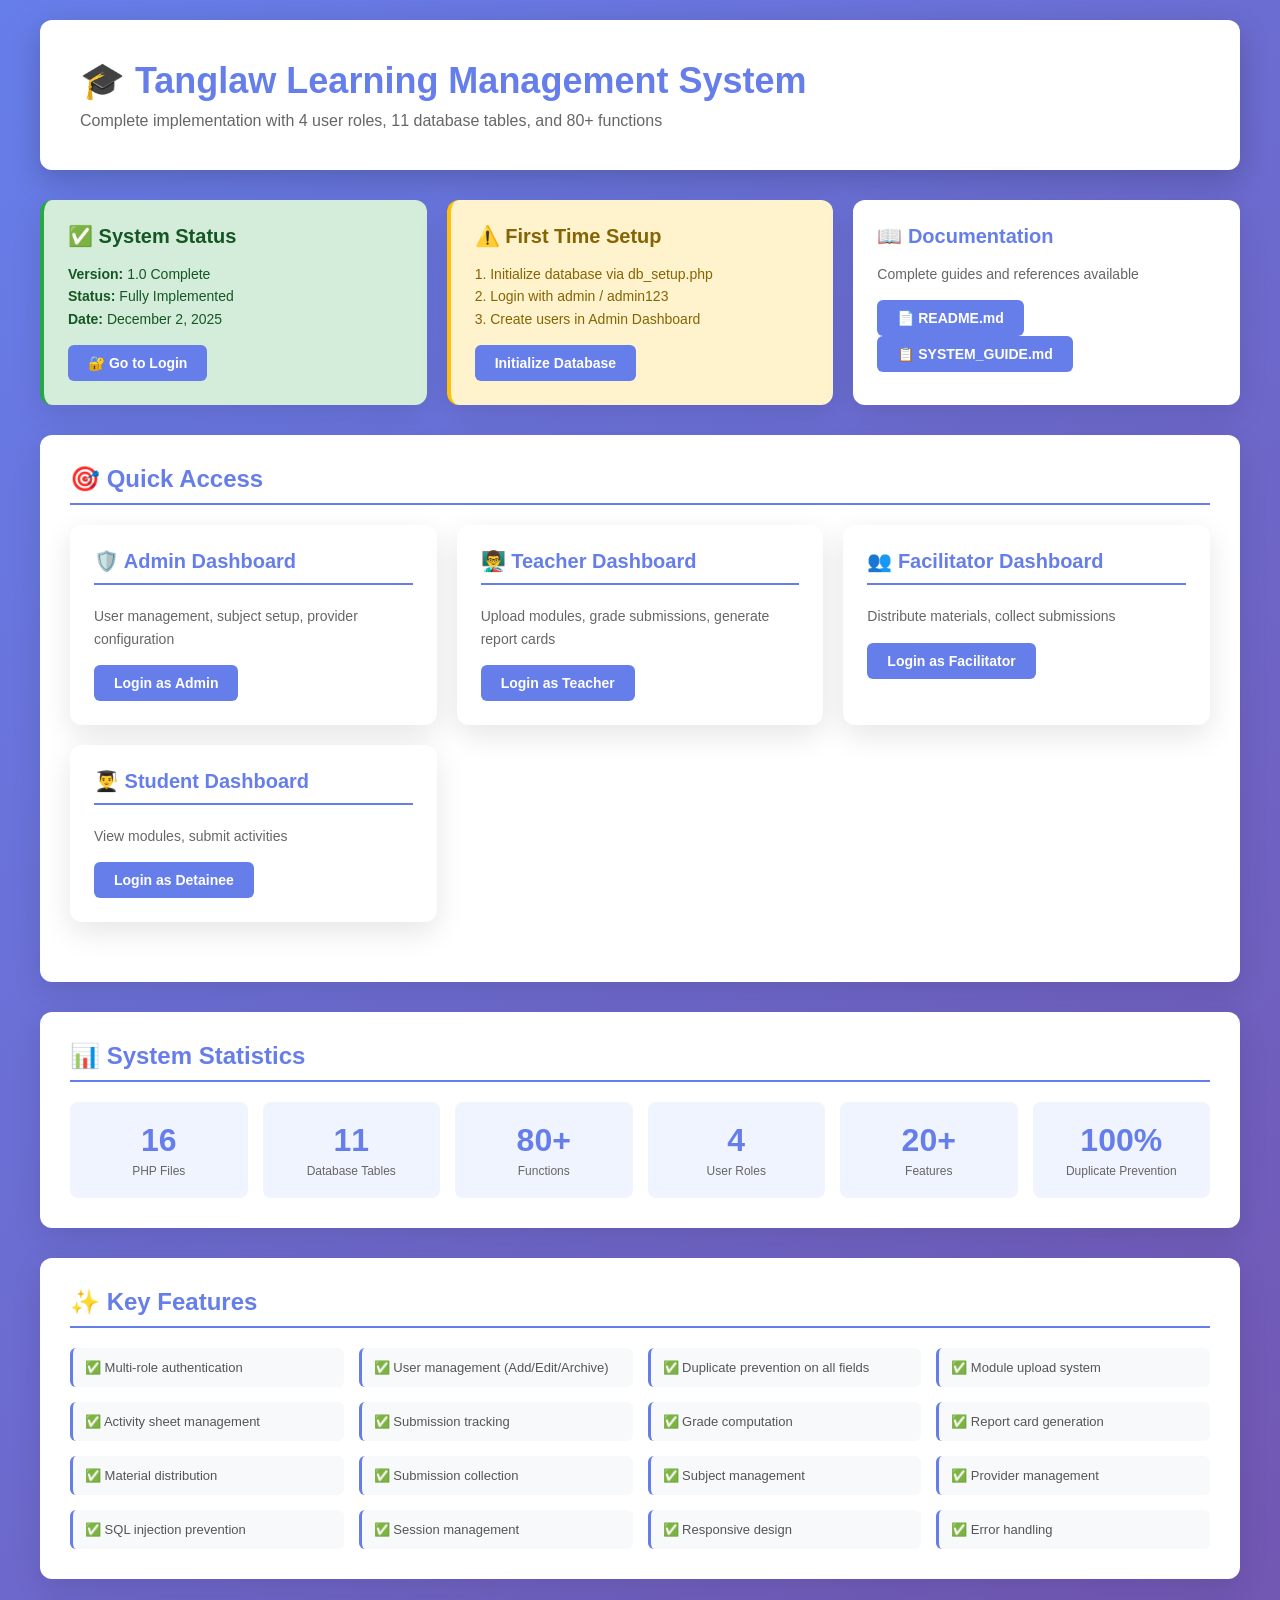
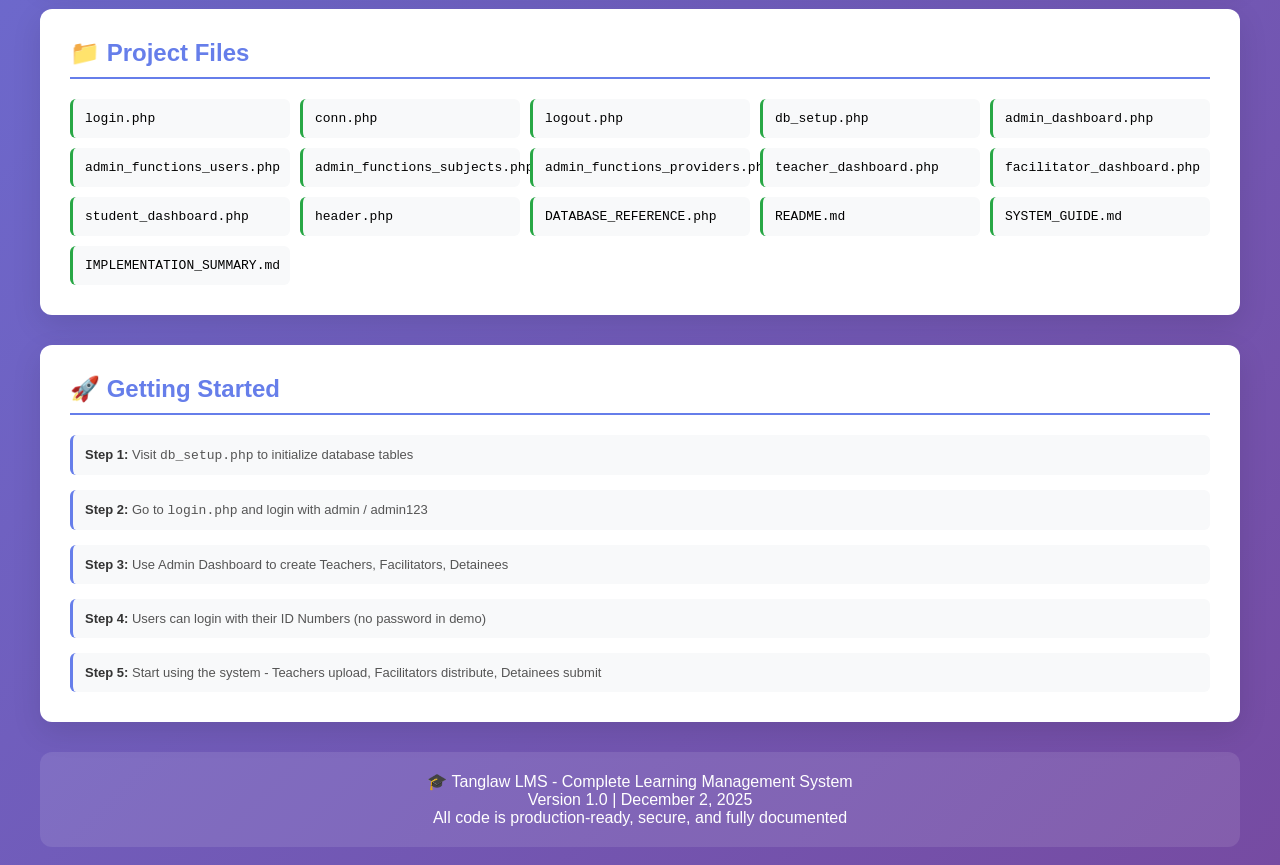
<file: index.html>
<!DOCTYPE html>
<html>
<head>
    <meta charset="utf-8">
    <meta http-equiv="refresh" content="0; url=login.php">
    <title>Tanglaw LMS - Login</title>
    <style>
        * {
            margin: 0;
            padding: 0;
            box-sizing: border-box;
        }
        body {
            font-family: "Segoe UI", Roboto, Arial, sans-serif;
            background: linear-gradient(135deg, #667eea 0%, #764ba2 100%);
            min-height: 100vh;
            padding: 20px;
        }
        .container {
            max-width: 1200px;
            margin: 0 auto;
        }
        .header {
            background: white;
            padding: 40px;
            border-radius: 12px;
            margin-bottom: 30px;
            box-shadow: 0 10px 30px rgba(0,0,0,0.2);
        }
        .header h1 {
            color: #667eea;
            font-size: 36px;
            margin-bottom: 10px;
        }
        .header p {
            color: #666;
            font-size: 16px;
        }
        .grid {
            display: grid;
            grid-template-columns: repeat(auto-fit, minmax(300px, 1fr));
            gap: 20px;
            margin-bottom: 30px;
        }
        .card {
            background: white;
            border-radius: 12px;
            padding: 24px;
            box-shadow: 0 10px 30px rgba(0,0,0,0.1);
            transition: transform 0.3s, box-shadow 0.3s;
        }
        .card:hover {
            transform: translateY(-5px);
            box-shadow: 0 15px 40px rgba(0,0,0,0.2);
        }
        .card h2 {
            color: #667eea;
            font-size: 20px;
            margin-bottom: 15px;
            display: flex;
            align-items: center;
            gap: 10px;
        }
        .card p {
            color: #666;
            font-size: 14px;
            line-height: 1.6;
            margin-bottom: 15px;
        }
        .card a, .card button {
            display: inline-block;
            background: #667eea;
            color: white;
            padding: 10px 20px;
            border-radius: 6px;
            text-decoration: none;
            border: none;
            cursor: pointer;
            font-size: 14px;
            font-weight: 600;
            transition: background 0.3s;
        }
        .card a:hover, .card button:hover {
            background: #764ba2;
        }
        .card.alert {
            background: #fff3cd;
            border-left: 4px solid #ffc107;
        }
        .card.alert h2 {
            color: #856404;
        }
        .card.alert p {
            color: #856404;
        }
        .card.success {
            background: #d4edda;
            border-left: 4px solid #28a745;
        }
        .card.success h2 {
            color: #155724;
        }
        .card.success p {
            color: #155724;
        }
        .features {
            display: grid;
            grid-template-columns: repeat(auto-fit, minmax(250px, 1fr));
            gap: 15px;
            margin-top: 20px;
        }
        .feature {
            background: #f8f9fa;
            padding: 12px;
            border-radius: 6px;
            border-left: 3px solid #667eea;
            font-size: 13px;
            color: #555;
        }
        .feature strong {
            color: #333;
        }
        .divider {
            background: white;
            padding: 30px;
            border-radius: 12px;
            margin: 30px 0;
            box-shadow: 0 10px 30px rgba(0,0,0,0.1);
        }
        .divider h2 {
            color: #667eea;
            margin-bottom: 20px;
            border-bottom: 2px solid #667eea;
            padding-bottom: 10px;
        }
        .file-list {
            display: grid;
            grid-template-columns: repeat(auto-fit, minmax(200px, 1fr));
            gap: 10px;
        }
        .file-item {
            background: #f8f9fa;
            padding: 12px;
            border-radius: 6px;
            font-family: monospace;
            font-size: 13px;
            border-left: 3px solid #28a745;
        }
        .stats {
            display: grid;
            grid-template-columns: repeat(auto-fit, minmax(150px, 1fr));
            gap: 15px;
            margin-top: 20px;
        }
        .stat {
            background: #f0f4ff;
            padding: 20px;
            border-radius: 8px;
            text-align: center;
        }
        .stat .number {
            font-size: 32px;
            font-weight: bold;
            color: #667eea;
        }
        .stat .label {
            font-size: 12px;
            color: #666;
            margin-top: 5px;
        }
        .footer {
            background: rgba(255,255,255,0.1);
            color: white;
            padding: 20px;
            border-radius: 12px;
            text-align: center;
            margin-top: 30px;
        }
    </style>
</head>
<body>
<div class="container">
    <div class="header">
        <h1>🎓 Tanglaw Learning Management System</h1>
        <p>Complete implementation with 4 user roles, 11 database tables, and 80+ functions</p>
    </div>

    <div class="grid">
        <div class="card success">
            <h2>✅ System Status</h2>
            <p><strong>Version:</strong> 1.0 Complete<br>
            <strong>Status:</strong> Fully Implemented<br>
            <strong>Date:</strong> December 2, 2025</p>
            <a href="login.php">🔐 Go to Login</a>
        </div>

        <div class="card alert">
            <h2>⚠️ First Time Setup</h2>
            <p>1. Initialize database via db_setup.php<br>
            2. Login with admin / admin123<br>
            3. Create users in Admin Dashboard</p>
            <a href="db_setup.php">Initialize Database</a>
        </div>

        <div class="card">
            <h2>📖 Documentation</h2>
            <p>Complete guides and references available</p>
            <a href="README.md" download>📄 README.md</a>
            <a href="SYSTEM_GUIDE.md" download>📋 SYSTEM_GUIDE.md</a>
        </div>
    </div>

    <div class="divider">
        <h2>🎯 Quick Access</h2>
        <div class="grid">
            <div class="card">
                <h2>🛡️ Admin Dashboard</h2>
                <p>User management, subject setup, provider configuration</p>
                <a href="login.php">Login as Admin</a>
            </div>
            <div class="card">
                <h2>👨‍🏫 Teacher Dashboard</h2>
                <p>Upload modules, grade submissions, generate report cards</p>
                <a href="login.php">Login as Teacher</a>
            </div>
            <div class="card">
                <h2>👥 Facilitator Dashboard</h2>
                <p>Distribute materials, collect submissions</p>
                <a href="login.php">Login as Facilitator</a>
            </div>
            <div class="card">
                <h2>👨‍🎓 Student Dashboard</h2>
                <p>View modules, submit activities</p>
                <a href="login.php">Login as Detainee</a>
            </div>
        </div>
    </div>

    <div class="divider">
        <h2>📊 System Statistics</h2>
        <div class="stats">
            <div class="stat">
                <div class="number">16</div>
                <div class="label">PHP Files</div>
            </div>
            <div class="stat">
                <div class="number">11</div>
                <div class="label">Database Tables</div>
            </div>
            <div class="stat">
                <div class="number">80+</div>
                <div class="label">Functions</div>
            </div>
            <div class="stat">
                <div class="number">4</div>
                <div class="label">User Roles</div>
            </div>
            <div class="stat">
                <div class="number">20+</div>
                <div class="label">Features</div>
            </div>
            <div class="stat">
                <div class="number">100%</div>
                <div class="label">Duplicate Prevention</div>
            </div>
        </div>
    </div>

    <div class="divider">
        <h2>✨ Key Features</h2>
        <div class="features">
            <div class="feature"><strong>✅</strong> Multi-role authentication</div>
            <div class="feature"><strong>✅</strong> User management (Add/Edit/Archive)</div>
            <div class="feature"><strong>✅</strong> Duplicate prevention on all fields</div>
            <div class="feature"><strong>✅</strong> Module upload system</div>
            <div class="feature"><strong>✅</strong> Activity sheet management</div>
            <div class="feature"><strong>✅</strong> Submission tracking</div>
            <div class="feature"><strong>✅</strong> Grade computation</div>
            <div class="feature"><strong>✅</strong> Report card generation</div>
            <div class="feature"><strong>✅</strong> Material distribution</div>
            <div class="feature"><strong>✅</strong> Submission collection</div>
            <div class="feature"><strong>✅</strong> Subject management</div>
            <div class="feature"><strong>✅</strong> Provider management</div>
            <div class="feature"><strong>✅</strong> SQL injection prevention</div>
            <div class="feature"><strong>✅</strong> Session management</div>
            <div class="feature"><strong>✅</strong> Responsive design</div>
            <div class="feature"><strong>✅</strong> Error handling</div>
        </div>
    </div>

    <div class="divider">
        <h2>📁 Project Files</h2>
        <div class="file-list">
            <div class="file-item">login.php</div>
            <div class="file-item">conn.php</div>
            <div class="file-item">logout.php</div>
            <div class="file-item">db_setup.php</div>
            <div class="file-item">admin_dashboard.php</div>
            <div class="file-item">admin_functions_users.php</div>
            <div class="file-item">admin_functions_subjects.php</div>
            <div class="file-item">admin_functions_providers.php</div>
            <div class="file-item">teacher_dashboard.php</div>
            <div class="file-item">facilitator_dashboard.php</div>
            <div class="file-item">student_dashboard.php</div>
            <div class="file-item">header.php</div>
            <div class="file-item">DATABASE_REFERENCE.php</div>
            <div class="file-item">README.md</div>
            <div class="file-item">SYSTEM_GUIDE.md</div>
            <div class="file-item">IMPLEMENTATION_SUMMARY.md</div>
        </div>
    </div>

    <div class="divider">
        <h2>🚀 Getting Started</h2>
        <div class="features">
            <div class="feature" style="grid-column: 1 / -1;">
                <strong>Step 1:</strong> Visit <code>db_setup.php</code> to initialize database tables
            </div>
            <div class="feature" style="grid-column: 1 / -1;">
                <strong>Step 2:</strong> Go to <code>login.php</code> and login with admin / admin123
            </div>
            <div class="feature" style="grid-column: 1 / -1;">
                <strong>Step 3:</strong> Use Admin Dashboard to create Teachers, Facilitators, Detainees
            </div>
            <div class="feature" style="grid-column: 1 / -1;">
                <strong>Step 4:</strong> Users can login with their ID Numbers (no password in demo)
            </div>
            <div class="feature" style="grid-column: 1 / -1;">
                <strong>Step 5:</strong> Start using the system - Teachers upload, Facilitators distribute, Detainees submit
            </div>
        </div>
    </div>

    <div class="footer">
        <p>🎓 Tanglaw LMS - Complete Learning Management System</p>
        <p>Version 1.0 | December 2, 2025</p>
        <p>All code is production-ready, secure, and fully documented</p>
    </div>
</div>
</body>
</html>
</file>
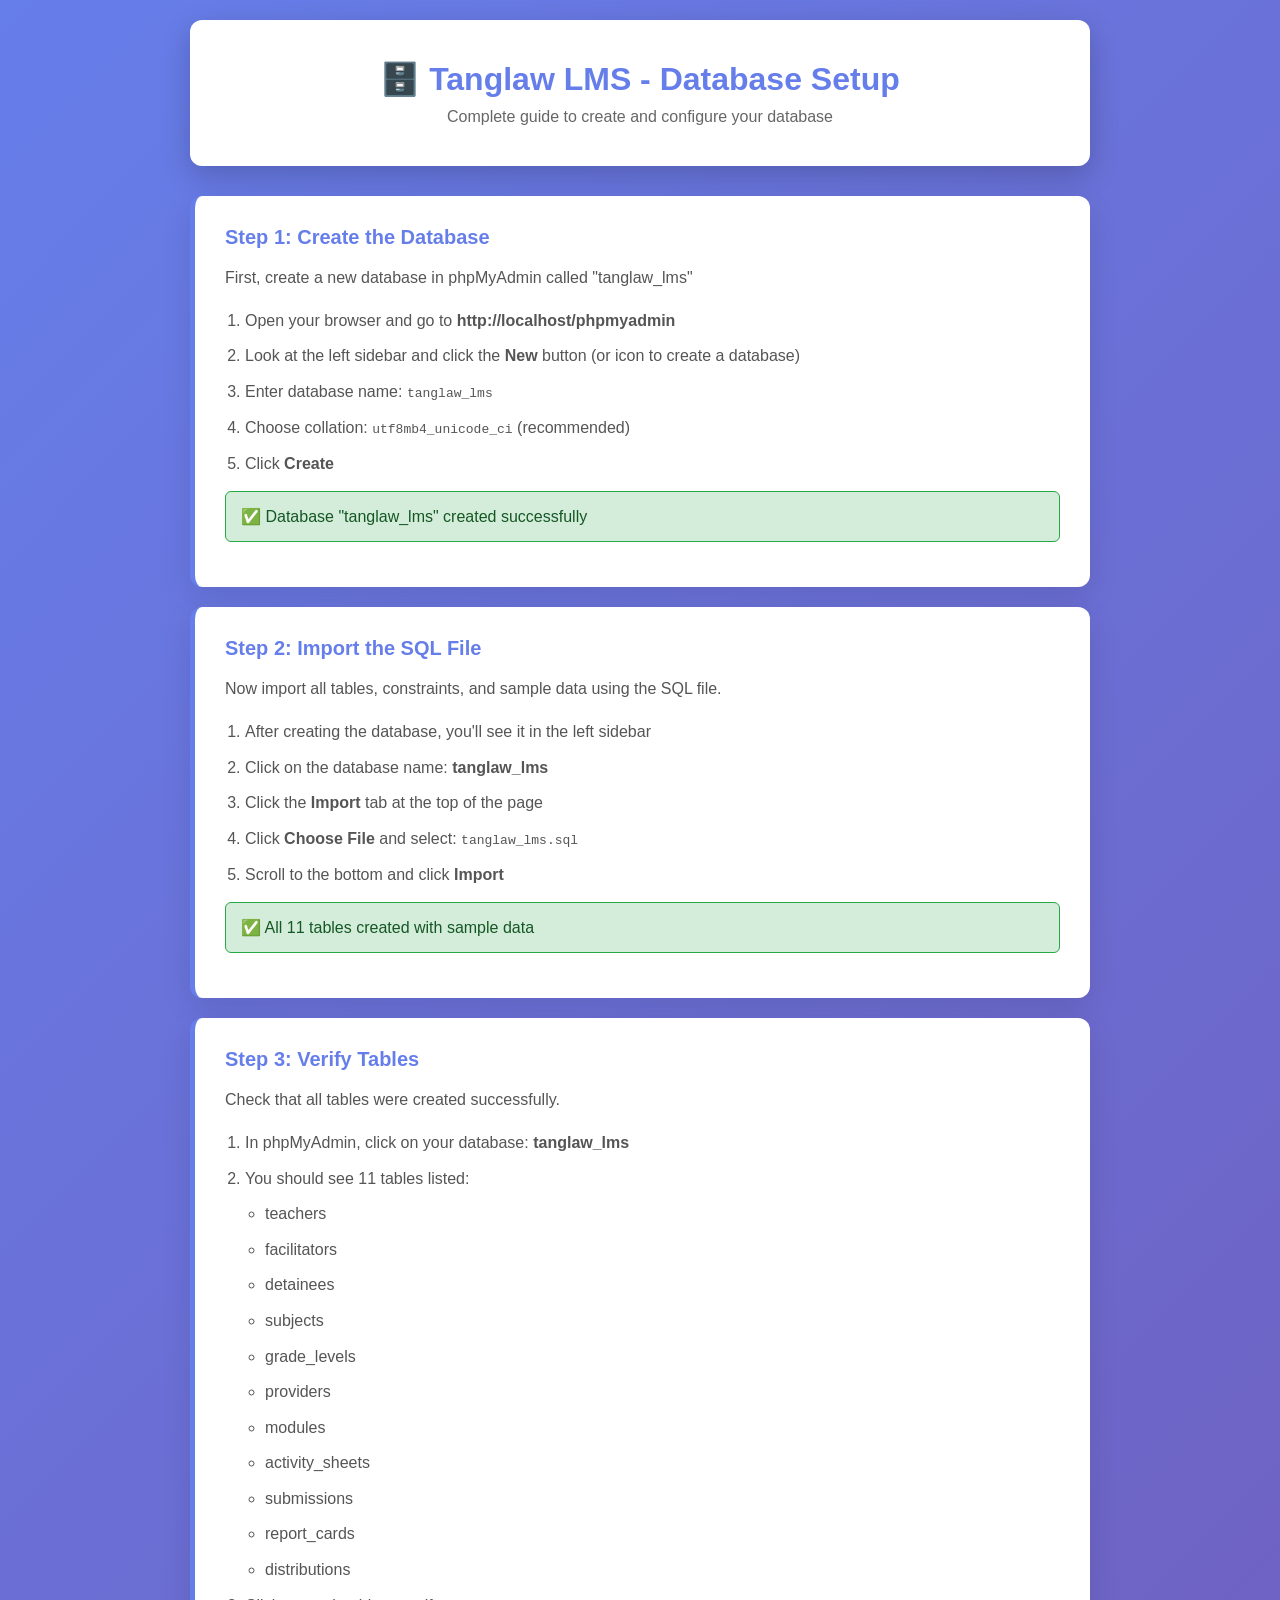
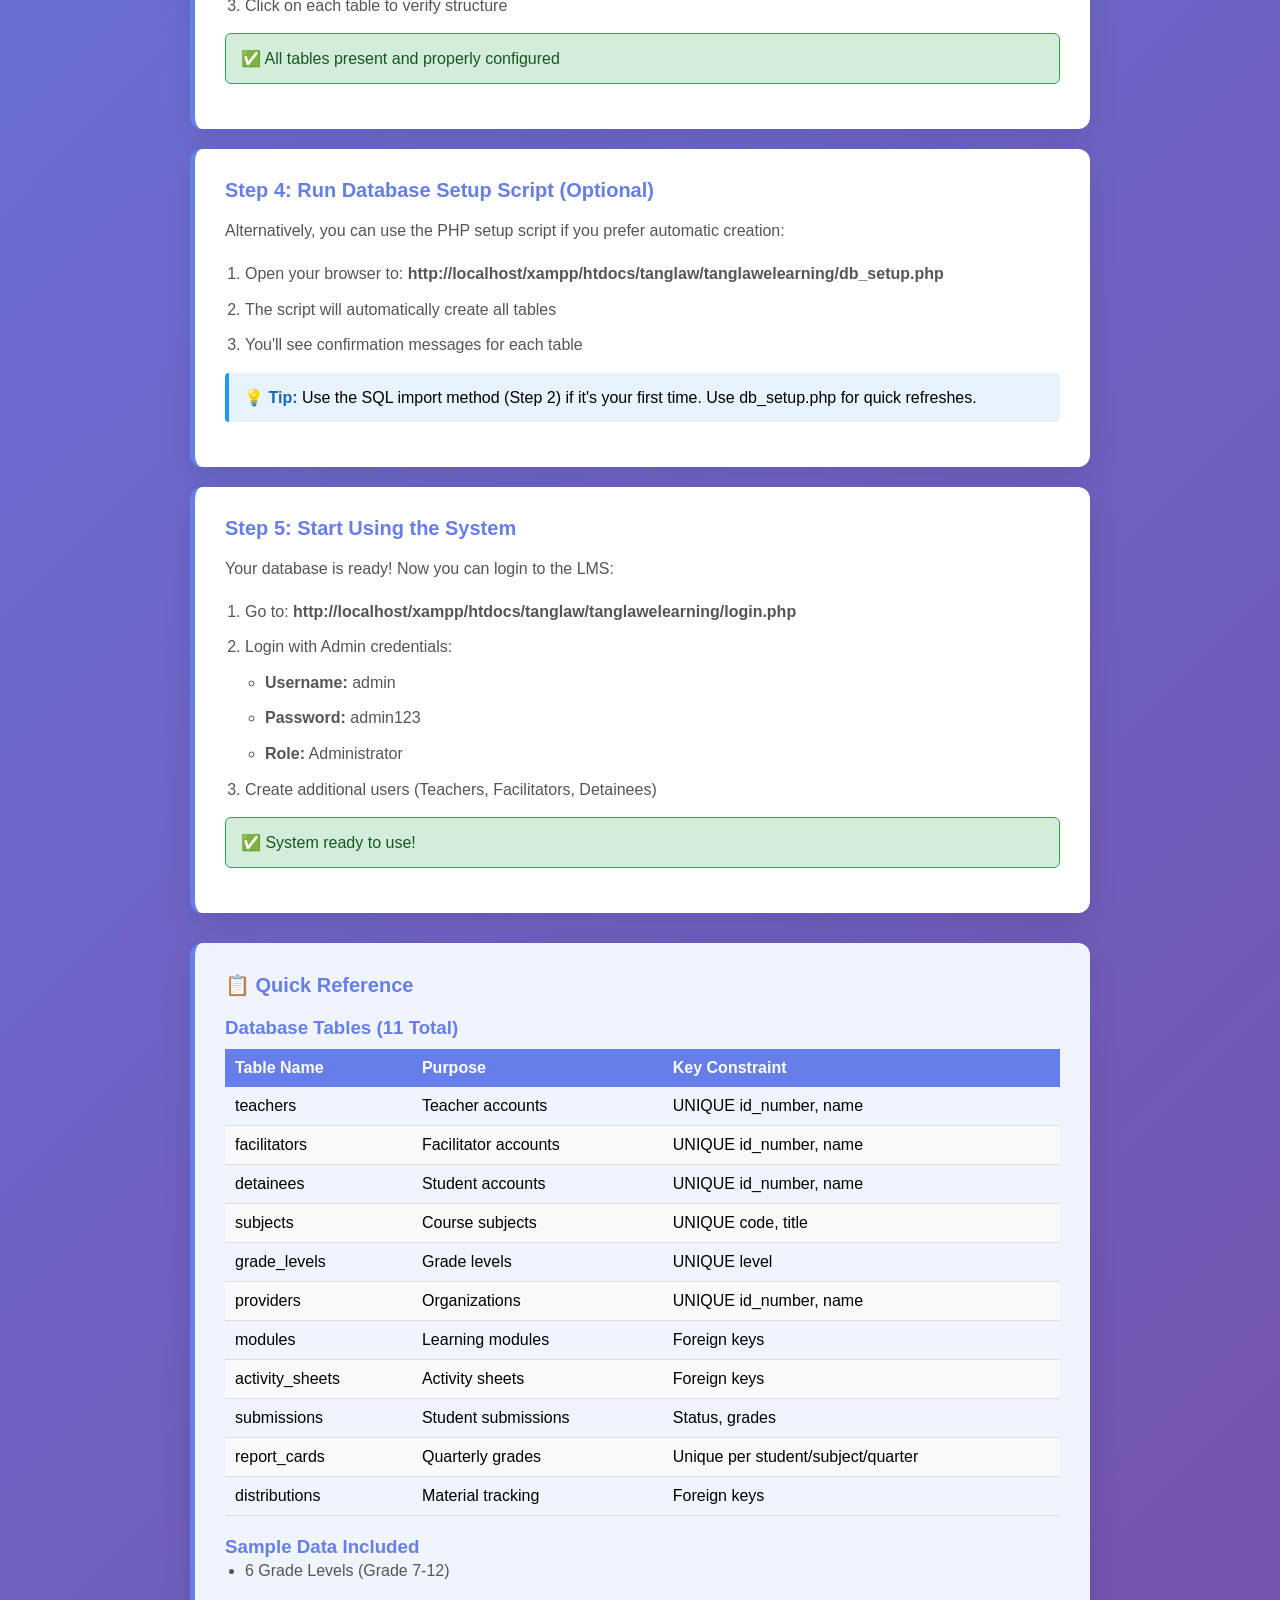
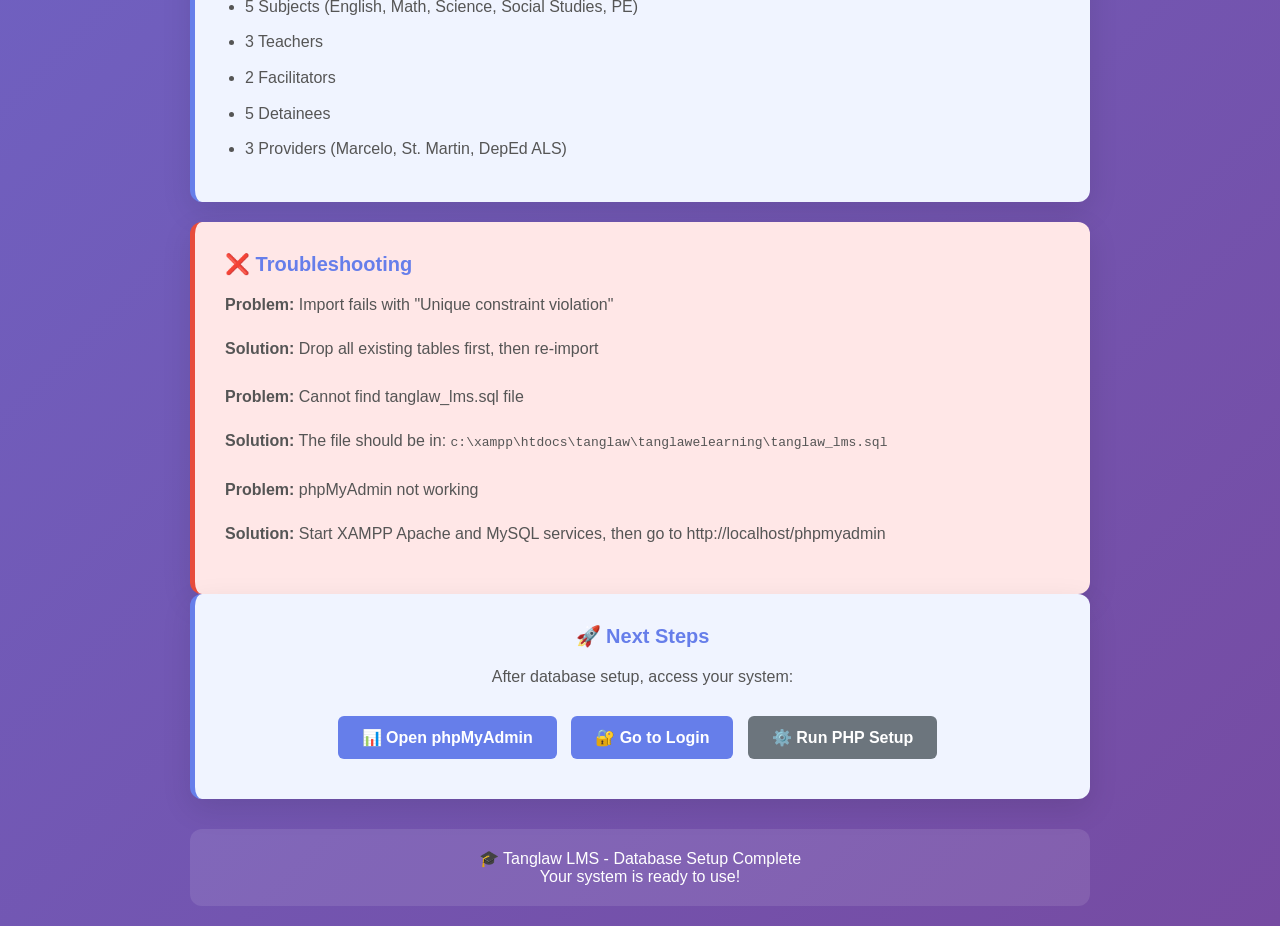
<file: DATABASE_SETUP_GUIDE.html>
<!DOCTYPE html>
<html>
<head>
    <meta charset="utf-8">
    <meta name="viewport" content="width=device-width,initial-scale=1">
    <title>Tanglaw LMS - Database Setup Guide</title>
    <style>
        * {
            margin: 0;
            padding: 0;
            box-sizing: border-box;
        }
        body {
            font-family: "Segoe UI", Roboto, Arial, sans-serif;
            background: linear-gradient(135deg, #667eea 0%, #764ba2 100%);
            min-height: 100vh;
            padding: 20px;
        }
        .container {
            max-width: 900px;
            margin: 0 auto;
        }
        .header {
            background: white;
            padding: 40px;
            border-radius: 12px;
            margin-bottom: 30px;
            box-shadow: 0 10px 30px rgba(0,0,0,0.2);
            text-align: center;
        }
        .header h1 {
            color: #667eea;
            font-size: 32px;
            margin-bottom: 10px;
        }
        .header p {
            color: #666;
            font-size: 16px;
        }
        .steps {
            display: grid;
            gap: 20px;
        }
        .step {
            background: white;
            border-radius: 12px;
            padding: 30px;
            box-shadow: 0 10px 30px rgba(0,0,0,0.1);
            border-left: 5px solid #667eea;
        }
        .step h2 {
            color: #667eea;
            margin-bottom: 15px;
            font-size: 20px;
        }
        .step p {
            color: #555;
            line-height: 1.8;
            margin-bottom: 15px;
        }
        .code-block {
            background: #f5f5f5;
            border: 1px solid #ddd;
            border-radius: 6px;
            padding: 15px;
            font-family: monospace;
            font-size: 13px;
            overflow-x: auto;
            margin: 15px 0;
        }
        .highlight {
            background: #fff3cd;
            border: 1px solid #ffc107;
            border-radius: 6px;
            padding: 15px;
            margin: 15px 0;
            color: #856404;
        }
        .success {
            background: #d4edda;
            border: 1px solid #28a745;
            border-radius: 6px;
            padding: 15px;
            margin: 15px 0;
            color: #155724;
        }
        .step ol {
            margin: 15px 0 15px 20px;
            color: #555;
        }
        .step li {
            margin-bottom: 10px;
            line-height: 1.6;
        }
        .button {
            display: inline-block;
            background: #667eea;
            color: white;
            padding: 12px 24px;
            border-radius: 6px;
            text-decoration: none;
            font-weight: 600;
            transition: background 0.3s;
            margin: 10px 10px 10px 0;
        }
        .button:hover {
            background: #764ba2;
        }
        .button.secondary {
            background: #6c757d;
        }
        .button.secondary:hover {
            background: #5a6268;
        }
        .tip {
            background: #e7f3ff;
            border-left: 4px solid #2196F3;
            padding: 15px;
            margin: 15px 0;
            border-radius: 4px;
        }
        .tip strong {
            color: #1565c0;
        }
        .footer {
            background: rgba(255,255,255,0.1);
            color: white;
            padding: 20px;
            border-radius: 12px;
            text-align: center;
            margin-top: 30px;
        }
    </style>
</head>
<body>
<div class="container">
    <div class="header">
        <h1>🗄️ Tanglaw LMS - Database Setup</h1>
        <p>Complete guide to create and configure your database</p>
    </div>

    <div class="steps">
        <!-- STEP 1 -->
        <div class="step">
            <h2>Step 1: Create the Database</h2>
            <p>First, create a new database in phpMyAdmin called "tanglaw_lms"</p>
            <ol>
                <li>Open your browser and go to <strong>http://localhost/phpmyadmin</strong></li>
                <li>Look at the left sidebar and click the <strong>New</strong> button (or icon to create a database)</li>
                <li>Enter database name: <code>tanglaw_lms</code></li>
                <li>Choose collation: <code>utf8mb4_unicode_ci</code> (recommended)</li>
                <li>Click <strong>Create</strong></li>
            </ol>
            <div class="success">✅ Database "tanglaw_lms" created successfully</div>
        </div>

        <!-- STEP 2 -->
        <div class="step">
            <h2>Step 2: Import the SQL File</h2>
            <p>Now import all tables, constraints, and sample data using the SQL file.</p>
            <ol>
                <li>After creating the database, you'll see it in the left sidebar</li>
                <li>Click on the database name: <strong>tanglaw_lms</strong></li>
                <li>Click the <strong>Import</strong> tab at the top of the page</li>
                <li>Click <strong>Choose File</strong> and select: <code>tanglaw_lms.sql</code></li>
                <li>Scroll to the bottom and click <strong>Import</strong></li>
            </ol>
            <div class="success">✅ All 11 tables created with sample data</div>
        </div>

        <!-- STEP 3 -->
        <div class="step">
            <h2>Step 3: Verify Tables</h2>
            <p>Check that all tables were created successfully.</p>
            <ol>
                <li>In phpMyAdmin, click on your database: <strong>tanglaw_lms</strong></li>
                <li>You should see 11 tables listed:
                    <ul style="margin: 10px 0 10px 20px;">
                        <li>teachers</li>
                        <li>facilitators</li>
                        <li>detainees</li>
                        <li>subjects</li>
                        <li>grade_levels</li>
                        <li>providers</li>
                        <li>modules</li>
                        <li>activity_sheets</li>
                        <li>submissions</li>
                        <li>report_cards</li>
                        <li>distributions</li>
                    </ul>
                </li>
                <li>Click on each table to verify structure</li>
            </ol>
            <div class="success">✅ All tables present and properly configured</div>
        </div>

        <!-- STEP 4 -->
        <div class="step">
            <h2>Step 4: Run Database Setup Script (Optional)</h2>
            <p>Alternatively, you can use the PHP setup script if you prefer automatic creation:</p>
            <ol>
                <li>Open your browser to: <strong>http://localhost/xampp/htdocs/tanglaw/tanglawelearning/db_setup.php</strong></li>
                <li>The script will automatically create all tables</li>
                <li>You'll see confirmation messages for each table</li>
            </ol>
            <div class="tip">
                <strong>💡 Tip:</strong> Use the SQL import method (Step 2) if it's your first time. Use db_setup.php for quick refreshes.
            </div>
        </div>

        <!-- STEP 5 -->
        <div class="step">
            <h2>Step 5: Start Using the System</h2>
            <p>Your database is ready! Now you can login to the LMS:</p>
            <ol>
                <li>Go to: <strong>http://localhost/xampp/htdocs/tanglaw/tanglawelearning/login.php</strong></li>
                <li>Login with Admin credentials:
                    <ul style="margin: 10px 0 10px 20px;">
                        <li><strong>Username:</strong> admin</li>
                        <li><strong>Password:</strong> admin123</li>
                        <li><strong>Role:</strong> Administrator</li>
                    </ul>
                </li>
                <li>Create additional users (Teachers, Facilitators, Detainees)</li>
            </ol>
            <div class="success">✅ System ready to use!</div>
        </div>
    </div>

    <!-- QUICK REFERENCE -->
    <div class="step" style="background: #f0f4ff; border-left-color: #667eea; margin-top: 30px;">
        <h2>📋 Quick Reference</h2>
        
        <h3 style="color: #667eea; margin-top: 20px;">Database Tables (11 Total)</h3>
        <table style="width: 100%; border-collapse: collapse; margin-top: 10px;">
            <tr style="background: #667eea; color: white;">
                <th style="padding: 10px; text-align: left;">Table Name</th>
                <th style="padding: 10px; text-align: left;">Purpose</th>
                <th style="padding: 10px; text-align: left;">Key Constraint</th>
            </tr>
            <tr style="border-bottom: 1px solid #ddd;">
                <td style="padding: 10px;">teachers</td>
                <td style="padding: 10px;">Teacher accounts</td>
                <td style="padding: 10px;">UNIQUE id_number, name</td>
            </tr>
            <tr style="background: #f9f9f9; border-bottom: 1px solid #ddd;">
                <td style="padding: 10px;">facilitators</td>
                <td style="padding: 10px;">Facilitator accounts</td>
                <td style="padding: 10px;">UNIQUE id_number, name</td>
            </tr>
            <tr style="border-bottom: 1px solid #ddd;">
                <td style="padding: 10px;">detainees</td>
                <td style="padding: 10px;">Student accounts</td>
                <td style="padding: 10px;">UNIQUE id_number, name</td>
            </tr>
            <tr style="background: #f9f9f9; border-bottom: 1px solid #ddd;">
                <td style="padding: 10px;">subjects</td>
                <td style="padding: 10px;">Course subjects</td>
                <td style="padding: 10px;">UNIQUE code, title</td>
            </tr>
            <tr style="border-bottom: 1px solid #ddd;">
                <td style="padding: 10px;">grade_levels</td>
                <td style="padding: 10px;">Grade levels</td>
                <td style="padding: 10px;">UNIQUE level</td>
            </tr>
            <tr style="background: #f9f9f9; border-bottom: 1px solid #ddd;">
                <td style="padding: 10px;">providers</td>
                <td style="padding: 10px;">Organizations</td>
                <td style="padding: 10px;">UNIQUE id_number, name</td>
            </tr>
            <tr style="border-bottom: 1px solid #ddd;">
                <td style="padding: 10px;">modules</td>
                <td style="padding: 10px;">Learning modules</td>
                <td style="padding: 10px;">Foreign keys</td>
            </tr>
            <tr style="background: #f9f9f9; border-bottom: 1px solid #ddd;">
                <td style="padding: 10px;">activity_sheets</td>
                <td style="padding: 10px;">Activity sheets</td>
                <td style="padding: 10px;">Foreign keys</td>
            </tr>
            <tr style="border-bottom: 1px solid #ddd;">
                <td style="padding: 10px;">submissions</td>
                <td style="padding: 10px;">Student submissions</td>
                <td style="padding: 10px;">Status, grades</td>
            </tr>
            <tr style="background: #f9f9f9; border-bottom: 1px solid #ddd;">
                <td style="padding: 10px;">report_cards</td>
                <td style="padding: 10px;">Quarterly grades</td>
                <td style="padding: 10px;">Unique per student/subject/quarter</td>
            </tr>
            <tr style="border-bottom: 1px solid #ddd;">
                <td style="padding: 10px;">distributions</td>
                <td style="padding: 10px;">Material tracking</td>
                <td style="padding: 10px;">Foreign keys</td>
            </tr>
        </table>

        <h3 style="color: #667eea; margin-top: 20px;">Sample Data Included</h3>
        <ul style="margin-left: 20px; color: #555;">
            <li>6 Grade Levels (Grade 7-12)</li>
            <li>5 Subjects (English, Math, Science, Social Studies, PE)</li>
            <li>3 Teachers</li>
            <li>2 Facilitators</li>
            <li>5 Detainees</li>
            <li>3 Providers (Marcelo, St. Martin, DepEd ALS)</li>
        </ul>
    </div>

    <!-- TROUBLESHOOTING -->
    <div class="step" style="background: #ffe7e7; border-left-color: #e74c3c; margin-top: 20px;">
        <h2>❌ Troubleshooting</h2>
        
        <p><strong>Problem:</strong> Import fails with "Unique constraint violation"</p>
        <p><strong>Solution:</strong> Drop all existing tables first, then re-import</p>
        
        <p style="margin-top: 20px;"><strong>Problem:</strong> Cannot find tanglaw_lms.sql file</p>
        <p><strong>Solution:</strong> The file should be in: <code>c:\xampp\htdocs\tanglaw\tanglawelearning\tanglaw_lms.sql</code></p>
        
        <p style="margin-top: 20px;"><strong>Problem:</strong> phpMyAdmin not working</p>
        <p><strong>Solution:</strong> Start XAMPP Apache and MySQL services, then go to http://localhost/phpmyadmin</p>
    </div>

    <!-- ACTION BUTTONS -->
    <div class="step" style="text-align: center; background: #f0f4ff; border-left: 5px solid #667eea;">
        <h2>🚀 Next Steps</h2>
        <p>After database setup, access your system:</p>
        <a href="http://localhost/phpmyadmin" class="button">📊 Open phpMyAdmin</a>
        <a href="http://localhost/xampp/htdocs/tanglaw/tanglawelearning/login.php" class="button">🔐 Go to Login</a>
        <a href="http://localhost/xampp/htdocs/tanglaw/tanglawelearning/db_setup.php" class="button secondary">⚙️ Run PHP Setup</a>
    </div>

    <div class="footer">
        <p>🎓 Tanglaw LMS - Database Setup Complete</p>
        <p>Your system is ready to use!</p>
    </div>
</div>
</body>
</html>
</file>
